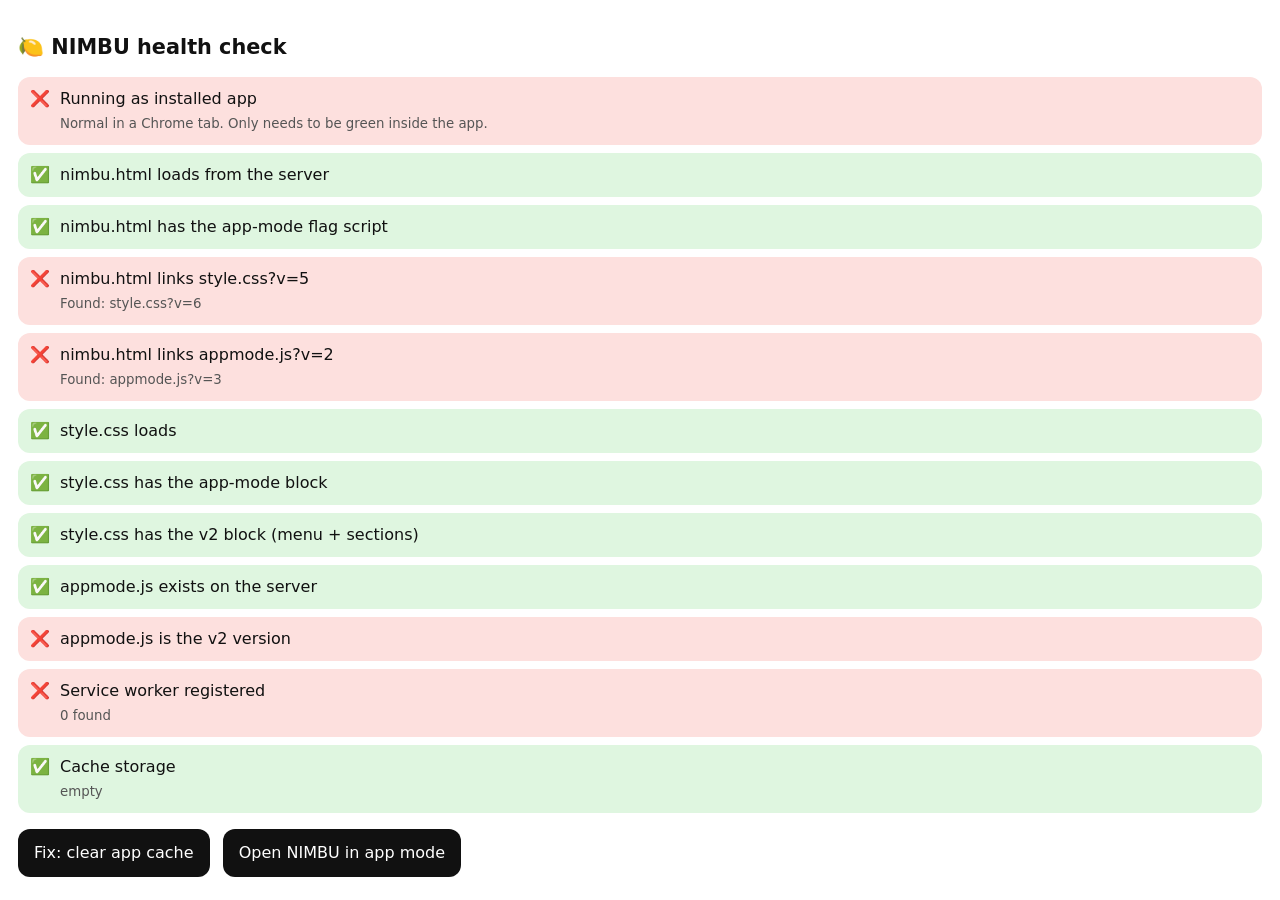
<file: check.html>
<!doctype html>
<html lang="en"><head><meta charset="utf-8">
<meta name="viewport" content="width=device-width,initial-scale=1">
<title>NIMBU check</title>
<style>
body{font:16px/1.5 system-ui,sans-serif;margin:0;padding:18px;background:#fff;color:#111}
h1{font-size:1.3rem}
.r{display:flex;gap:10px;padding:10px 12px;margin:8px 0;border-radius:12px;background:#f3f3f3}
.ok{background:#dff6e0}.bad{background:#fde0de}
button{font:inherit;padding:12px 16px;border:0;border-radius:12px;background:#111;color:#fff;margin:8px 8px 0 0}
small{color:#555}
</style></head><body>
<h1>🍋 NIMBU health check</h1>
<div id="out"></div>
<button id="fix">Fix: clear app cache</button>
<button id="go">Open NIMBU in app mode</button>
<script>
(async () => {
  const out = document.getElementById("out");
  const row = (ok, t, d) => out.insertAdjacentHTML("beforeend",
    `<div class="r ${ok ? "ok" : "bad"}"><b>${ok ? "✅" : "❌"}</b><div>${t}${d ? "<br><small>" + d + "</small>" : ""}</div></div>`);
  const get = async u => {
    try {
      const r = await fetch(u + (u.includes("?") ? "&" : "?") + "t=" + Date.now(), { cache: "no-store" });
      return r.ok ? await r.text() : null;
    } catch (e) { return null; }
  };
  const std = matchMedia("(display-mode: standalone)").matches || navigator.standalone === true;
  row(std, "Running as installed app", std ? "" : "Normal in a Chrome tab. Only needs to be green inside the app.");

  const html = await get("nimbu.html");
  row(!!html, "nimbu.html loads from the server");
  if (html) {
    row(html.includes("is-app"), "nimbu.html has the app-mode flag script");
    row(/style\.css\?v=5/.test(html), "nimbu.html links style.css?v=5", "Found: " + ((html.match(/style\.css\?v=\d+/) || ["nothing"])[0]));
    row(/appmode\.js\?v=2/.test(html), "nimbu.html links appmode.js?v=2", "Found: " + ((html.match(/appmode\.js\?v=\d+/) || ["nothing"])[0]));
  }
  const css = await get("style.css");
  row(!!css, "style.css loads");
  if (css) {
    row(css.includes("html.is-app"), "style.css has the app-mode block");
    row(css.includes("APP MODE v2"), "style.css has the v2 block (menu + sections)");
  }
  const js = await get("appmode.js");
  row(!!js, "appmode.js exists on the server");
  if (js) row(js.includes("app mode v2"), "appmode.js is the v2 version");

  const regs = navigator.serviceWorker ? await navigator.serviceWorker.getRegistrations() : [];
  row(regs.length > 0, "Service worker registered", regs.length + " found");
  const keys = window.caches ? await caches.keys() : [];
  row(true, "Cache storage", keys.length ? keys.join(", ") : "empty");

  document.getElementById("fix").onclick = async () => {
    for (const r of regs) await r.unregister();
    for (const k of keys) await caches.delete(k);
    alert("Cleared. Close the NIMBU app completely, then open it twice.");
  };
  document.getElementById("go").onclick = () => { location.href = "nimbu.html?app=1"; };
})();
</script></body></html>
</file>
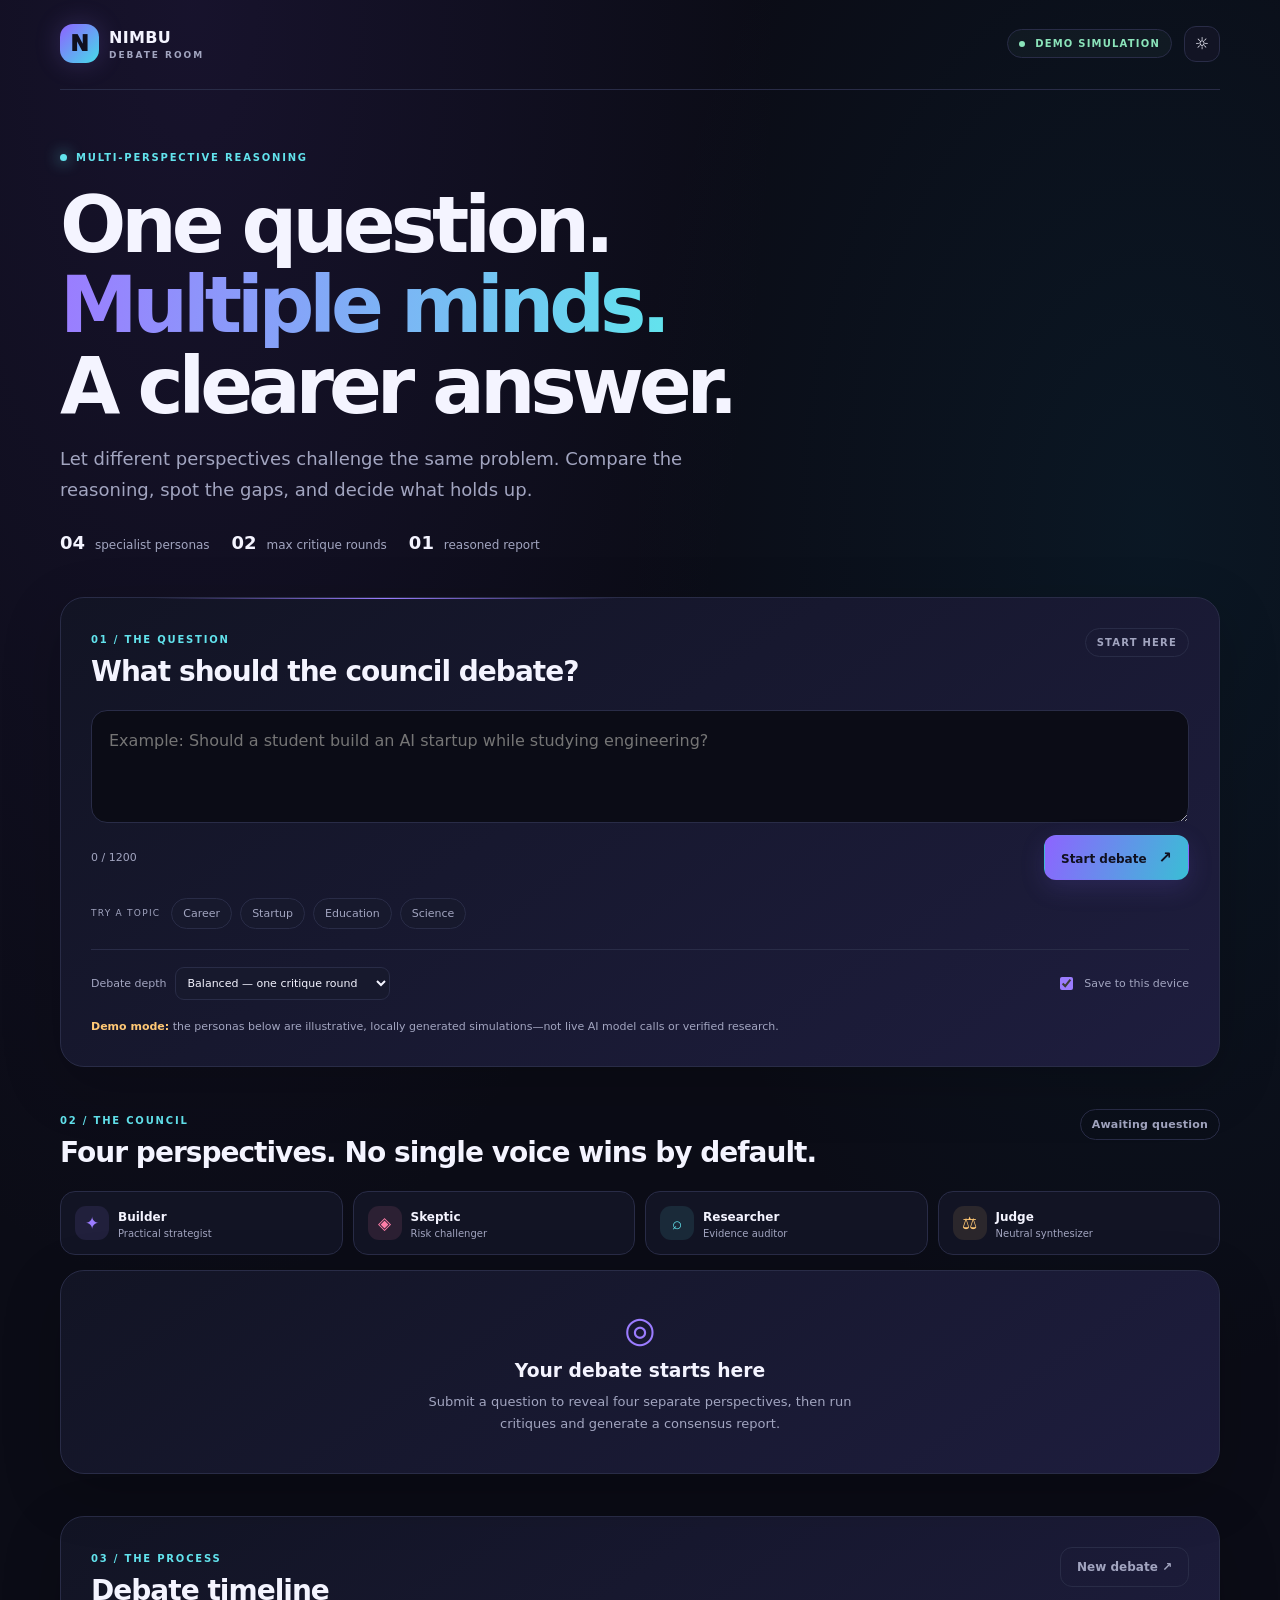
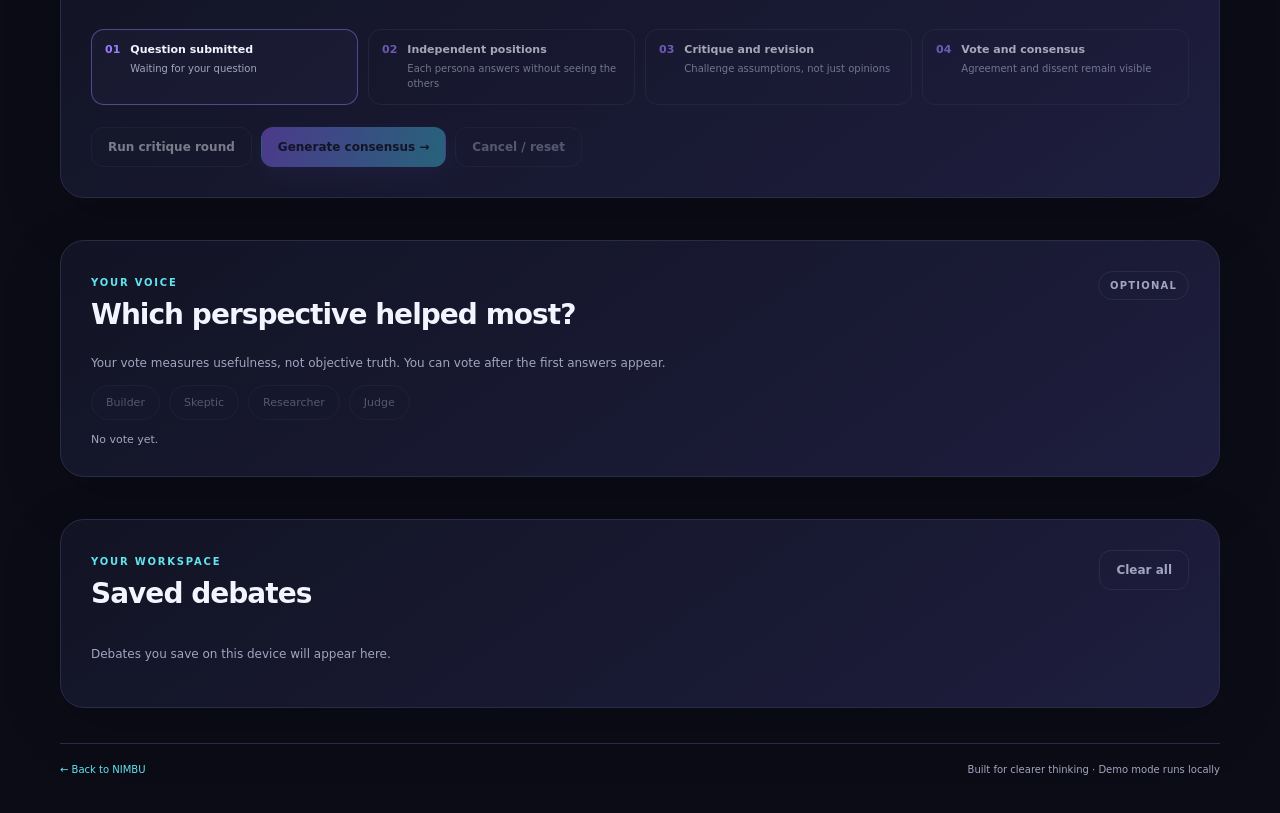
<file: debate.html>
<!doctype html>
<html lang="en" data-debate-theme="dark">
<head>
  <meta charset="utf-8">
  <meta name="viewport" content="width=device-width, initial-scale=1">
  <meta name="theme-color" content="#101020">
  <title>NIMBU Debate Room</title>
  <meta name="description" content="Compare different AI perspectives and build a clearer, more reasoned conclusion.">
  <link rel="stylesheet" href="debate.css">
  <script defer src="debate-config.js"></script>
  <script defer src="debate.js"></script>
</head>
<body class="ndr-body">
  <main class="ndr-shell" id="debateApp">
    <header class="ndr-topbar">
      <a class="ndr-brand" href="./nimbu.html#/" aria-label="NIMBU home"><span class="ndr-brand-mark">N</span><span>NIMBU <small>DEBATE ROOM</small></span></a>
      <div class="ndr-top-actions"><span class="ndr-mode"><i></i> DEMO SIMULATION</span><button class="ndr-icon-btn" type="button" data-action="theme" aria-label="Toggle light theme">☼</button></div>
    </header>
    <section class="ndr-hero">
      <div class="ndr-eyebrow"><span class="ndr-pulse"></span> MULTI-PERSPECTIVE REASONING</div>
      <h1>One question.<br><span>Multiple minds.</span><br>A clearer answer.</h1>
      <p>Let different perspectives challenge the same problem. Compare the reasoning, spot the gaps, and decide what holds up.</p>
      <div class="ndr-hero-stats"><span><b>04</b> specialist personas</span><span><b>02</b> max critique rounds</span><span><b>01</b> reasoned report</span></div>
    </section>

    <section class="ndr-composer ndr-panel" aria-labelledby="ndr-question-title">
      <div class="ndr-section-head"><div><span class="ndr-kicker">01 / THE QUESTION</span><h2 id="ndr-question-title">What should the council debate?</h2></div><span class="ndr-step">START HERE</span></div>
      <form id="ndr-form">
        <label class="ndr-sr-only" for="ndr-question">Your debate question</label>
        <textarea id="ndr-question" maxlength="1200" required placeholder="Example: Should a student build an AI startup while studying engineering?" rows="3"></textarea>
        <div class="ndr-composer-bottom"><span id="ndr-char-count">0 / 1200</span><button class="ndr-primary" type="submit"><span>Start debate</span><span aria-hidden="true">↗</span></button></div>
      </form>
      <div class="ndr-examples"><span>TRY A TOPIC</span><button type="button" data-example="Should I focus on DSA or building AI projects in my first year?">Career</button><button type="button" data-example="Is an AI WhatsApp sales assistant a viable small business?">Startup</button><button type="button" data-example="Should colleges make AI tools a required part of learning?">Education</button><button type="button" data-example="What is a responsible way to use AI for scientific research?">Science</button></div>
      <div class="ndr-settings"><label for="ndr-mode-select">Debate depth <select id="ndr-mode-select"><option value="quick">Quick — independent answers</option><option value="balanced" selected>Balanced — one critique round</option><option value="thorough">Thorough — two critique rounds</option></select></label><label class="ndr-checkbox"><input type="checkbox" id="ndr-save-toggle" checked> Save to this device</label></div>
      <p class="ndr-disclaimer"><strong>Demo mode:</strong> the personas below are illustrative, locally generated simulations—not live AI model calls or verified research.</p>
    </section>

    <section class="ndr-council-section" aria-labelledby="ndr-council-title">
      <div class="ndr-section-head"><div><span class="ndr-kicker">02 / THE COUNCIL</span><h2 id="ndr-council-title">Four perspectives. No single voice wins by default.</h2></div><span class="ndr-status" id="ndr-debate-status">Awaiting question</span></div>
      <div class="ndr-persona-strip" id="ndr-personas"></div>
      <div class="ndr-response-grid" id="ndr-responses"><div class="ndr-empty ndr-panel"><div class="ndr-empty-icon">◎</div><h3>Your debate starts here</h3><p>Submit a question to reveal four separate perspectives, then run critiques and generate a consensus report.</p></div></div>
    </section>

    <section class="ndr-timeline-section ndr-panel" aria-labelledby="ndr-timeline-title">
      <div class="ndr-section-head"><div><span class="ndr-kicker">03 / THE PROCESS</span><h2 id="ndr-timeline-title">Debate timeline</h2></div><button class="ndr-quiet-btn" type="button" data-action="reset">New debate ↗</button></div>
      <ol class="ndr-timeline" id="ndr-timeline"><li class="is-current"><span>01</span><div><b>Question submitted</b><small>Waiting for your question</small></div></li><li><span>02</span><div><b>Independent positions</b><small>Each persona answers without seeing the others</small></div></li><li><span>03</span><div><b>Critique and revision</b><small>Challenge assumptions, not just opinions</small></div></li><li><span>04</span><div><b>Vote and consensus</b><small>Agreement, dissent, and evidence gaps remain visible</small></div></li></ol>
      <div class="ndr-debate-actions"><button type="button" class="ndr-secondary" data-action="critique" disabled>Run critique round</button><button type="button" class="ndr-primary" data-action="consensus" disabled>Generate consensus <span>→</span></button><button type="button" class="ndr-quiet-btn" data-action="cancel" disabled>Cancel / reset</button></div>
    </section>

    <section class="ndr-report-section" id="ndr-report-section" aria-labelledby="ndr-report-title" hidden>
      <div class="ndr-report-banner"><span class="ndr-kicker">04 / THE COUNCIL'S REPORT</span><div class="ndr-report-title-row"><div><h2 id="ndr-report-title">Consensus report</h2><p>A reasoned synthesis—not a claim of absolute truth.</p></div><span class="ndr-consensus-pill" id="ndr-consensus-status">Partial agreement</span></div></div>
      <div id="ndr-report" class="ndr-report-grid"></div>
      <div class="ndr-report-actions"><button type="button" class="ndr-primary" data-action="copy-report">Copy report</button><button type="button" class="ndr-secondary" data-action="export-report">Export Markdown</button><button type="button" class="ndr-secondary" data-action="save-report">Save debate</button></div>
    </section>

    <section class="ndr-vote-section ndr-panel" aria-labelledby="ndr-vote-title">
      <div class="ndr-section-head"><div><span class="ndr-kicker">YOUR VOICE</span><h2 id="ndr-vote-title">Which perspective helped most?</h2></div><span class="ndr-step">OPTIONAL</span></div>
      <p class="ndr-muted">Your vote measures usefulness, not objective truth. You can vote after the first answers appear.</p>
      <div class="ndr-vote-options" id="ndr-vote-options"><button type="button" disabled>Builder</button><button type="button" disabled>Skeptic</button><button type="button" disabled>Researcher</button><button type="button" disabled>Judge</button></div>
      <p class="ndr-vote-result" id="ndr-vote-result" aria-live="polite">No vote yet.</p>
    </section>

    <section class="ndr-history-section ndr-panel" aria-labelledby="ndr-history-title">
      <div class="ndr-section-head"><div><span class="ndr-kicker">YOUR WORKSPACE</span><h2 id="ndr-history-title">Saved debates</h2></div><button type="button" class="ndr-quiet-btn" data-action="clear-history">Clear all</button></div>
      <div id="ndr-history" class="ndr-history-list"><p class="ndr-muted">Debates you save on this device will appear here.</p></div>
    </section>
    <footer class="ndr-footer"><a href="./nimbu.html#/">← Back to NIMBU</a><span>Built for clearer thinking · Demo mode runs locally</span></footer>
    <div id="ndr-toast" class="ndr-toast" role="status" aria-live="polite"></div>
  </main>
</body>
</html>
</file>
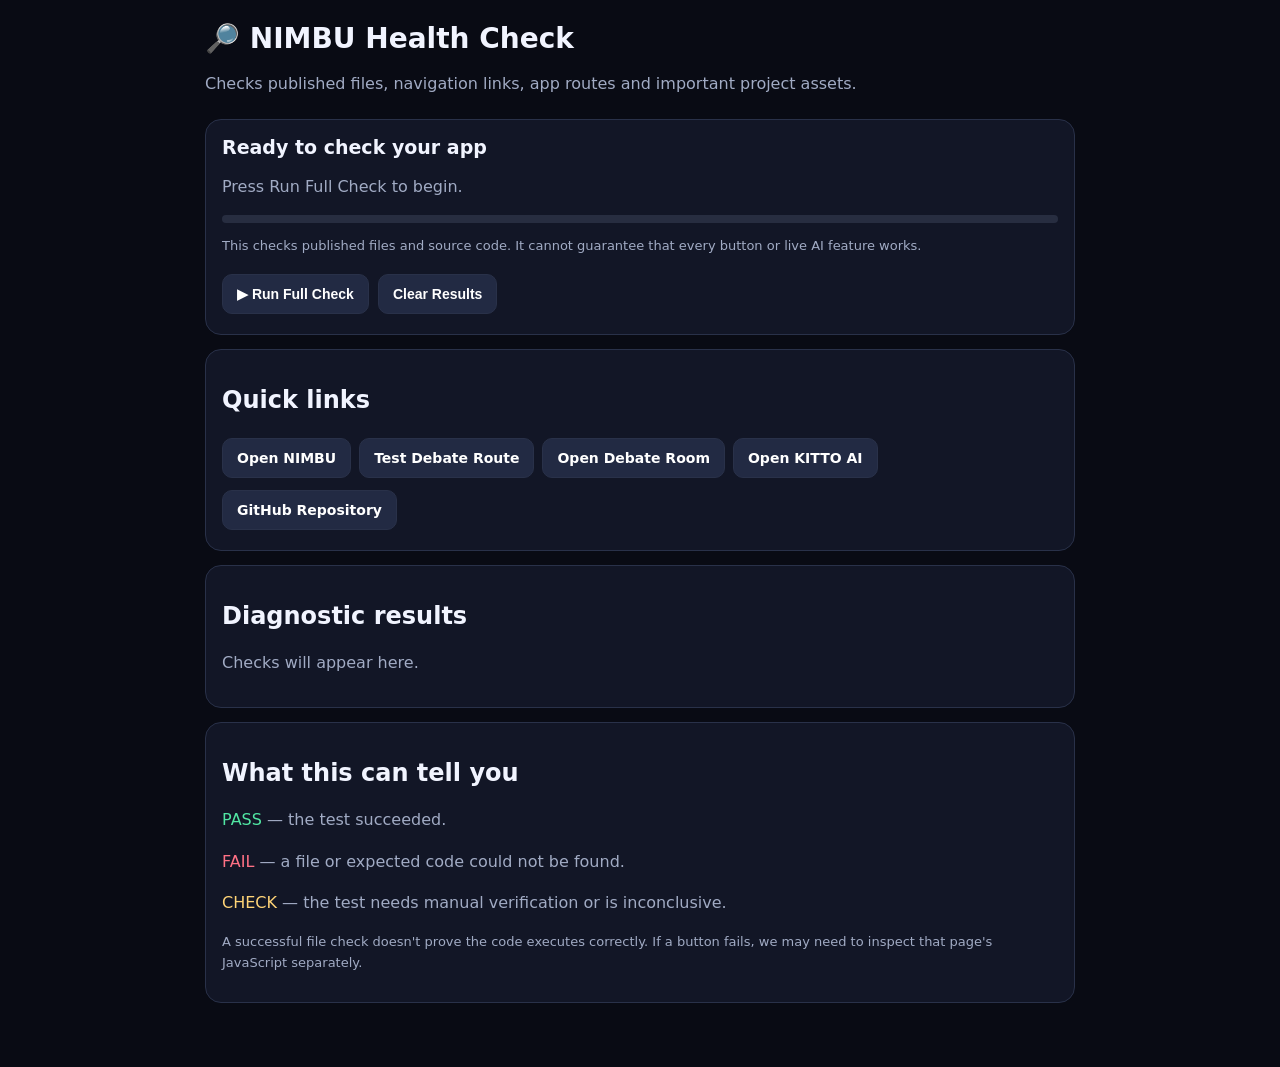
<file: diag.html>
<!DOCTYPE html>
<html lang="en">
<head>
<meta charset="UTF-8">
<meta name="viewport" content="width=device-width, initial-scale=1.0">
<title>NIMBU Health Check</title>
<style>
:root {
  color-scheme: dark;
  --bg: #090b14;
  --panel: #121626;
  --border: #293149;
  --text: #f1f4ff;
  --muted: #a1abc4;
  --green: #51e6a3;
  --red: #ff7185;
  --yellow: #ffd477;
  --blue: #9daaff;
}
* { box-sizing: border-box; }
body {
  margin: 0;
  background: var(--bg);
  color: var(--text);
  font-family: system-ui, sans-serif;
}
main { max-width: 900px; margin: auto; padding: 22px 15px 50px; }
header { margin-bottom: 22px; }
h1 { margin: 0 0 7px; font-size: 28px; }
p { color: var(--muted); line-height: 1.6; }
.panel {
  background: var(--panel);
  border: 1px solid var(--border);
  border-radius: 16px;
  padding: 16px;
  margin: 14px 0;
}
.summary { font-size: 19px; font-weight: 750; }
.progress {
  height: 8px; background: #272d40;
  border-radius: 10px; overflow: hidden; margin-top: 12px;
}
#bar { width: 0%; height: 100%; background: var(--green); transition: width .2s; }
.check {
  display: flex; align-items: flex-start; gap: 12px;
  padding: 13px 0; border-bottom: 1px solid var(--border);
}
.check:last-child { border-bottom: 0; }
.status { min-width: 78px; font-size: 12px; font-weight: 800; }
.pass { color: var(--green); }
.fail { color: var(--red); }
.warn { color: var(--yellow); }
.pending { color: var(--muted); }
.detail { min-width: 0; flex: 1; }
.detail strong { display: block; overflow-wrap: anywhere; }
.detail small {
  display: block; color: var(--muted); margin-top: 5px;
  overflow-wrap: anywhere; line-height: 1.5;
}
button, .link {
  display: inline-block; padding: 11px 14px; border-radius: 10px;
  border: 1px solid var(--border); background: #222a43;
  color: white; text-decoration: none; font-size: 14px;
  font-weight: 700; cursor: pointer; margin: 4px 4px 4px 0;
}
button:disabled { opacity: .5; }
.links { display: flex; flex-wrap: wrap; gap: 4px; }
.note { font-size: 13px; }
code { color: var(--blue); overflow-wrap: anywhere; }
</style>
</head>
<body>
<main>
  <header>
    <h1>🔎 NIMBU Health Check</h1>
    <p>Checks published files, navigation links, app routes and important project assets.</p>
  </header>

  <section class="panel">
    <div class="summary" id="summary">Ready to check your app</div>
    <p id="progressText">Press Run Full Check to begin.</p>
    <div class="progress"><div id="bar"></div></div>
    <p class="note">This checks published files and source code. It cannot guarantee that every button or live AI feature works.</p>
    <button id="run">▶ Run Full Check</button>
    <button id="clear">Clear Results</button>
  </section>

  <section class="panel">
    <h2>Quick links</h2>
    <div class="links">
      <a class="link" href="./nimbu.html">Open NIMBU</a>
      <a class="link" href="./nimbu.html#/debate">Test Debate Route</a>
      <a class="link" href="./debate.html">Open Debate Room</a>
      <a class="link" href="./kitto-ai.html">Open KITTO AI</a>
      <a class="link" href="https://github.com/aryanchaudhary5446-eng/nimbu">GitHub Repository</a>
    </div>
  </section>

  <section class="panel">
    <h2>Diagnostic results</h2>
    <div id="results"><p>Checks will appear here.</p></div>
  </section>

  <section class="panel">
    <h2>What this can tell you</h2>
    <p><span class="pass">PASS</span> — the test succeeded.</p>
    <p><span class="fail">FAIL</span> — a file or expected code could not be found.</p>
    <p><span class="warn">CHECK</span> — the test needs manual verification or is inconclusive.</p>
    <p class="note">A successful file check doesn't prove the code executes correctly. If a button fails, we may need to inspect that page's JavaScript separately.</p>
  </section>
</main>

<script>
(() => {
  "use strict";

  const $ = id => document.getElementById(id);
  const results = $("results");
  const runButton = $("run");

  const checks = [
    {
      name: "Main app HTML",
      file: "./nimbu.html",
      required: true,
      test: text => ({
        ok: /<html[\s>]/i.test(text) && /<body[\s>]/i.test(text),
        detail: "Checks for the main HTML document and body."
      })
    },
    {
      name: "Navigation: Debate Room button",
      file: "./nimbu.html",
      required: true,
      test: text => ({
        ok: /href\s*=\s*["']#\/debate["']/i.test(text),
        detail: 'Looks for href="#/debate" in the published HTML. If missing, check your committed nimbu.html.'
      })
    },
    {
      name: "App JavaScript",
      file: "./app.js",
      required: true,
      test: text => ({
        ok: text.length > 100 && /function\s+render|render\s*=\s*(?:function|\()/i.test(text),
        detail: "Checks that app.js is published and appears to contain the app renderer."
      })
    },
    {
      name: "Debate route in app.js",
      file: "./app.js",
      required: true,
      test: text => ({
        ok: /debate\s*:/i.test(text),
        detail: "Looks for a debate route entry. If missing, the navigation link may not open a view."
      })
    },
    {
      name: "Debate iframe connection",
      file: "./app.js",
      required: true,
      test: text => ({
        ok: /debate\s*:[\s\S]{0,1500}debate\.html/i.test(text),
        detail: "Looks for debate.html near the debate route. A different valid implementation may need manual review."
      })
    },
    {
      name: "Debate Room HTML",
      file: "./debate.html",
      required: true,
      test: text => ({
        ok: /<html[\s>]/i.test(text) && /<body[\s>]/i.test(text),
        detail: "Checks the published standalone Debate Room page."
      })
    },
    {
      name: "Debate Room CSS",
      file: "./debate.css",
      required: true,
      test: text => ({
        ok: text.length > 20,
        detail: "Checks that the debate stylesheet exists and is not empty."
      })
    },
    {
      name: "Debate Room JavaScript",
      file: "./debate.js",
      required: true,
      test: text => ({
        ok: text.length > 20,
        detail: "Checks that the debate JavaScript exists and is not empty."
      })
    },
    {
      name: "Main stylesheet",
      file: "./style.css",
      required: true,
      test: text => ({
        ok: text.length > 20,
        detail: "Checks the main NIMBU stylesheet."
      })
    },
    {
      name: "Tools data",
      file: "./data.js",
      required: false,
      test: text => ({
        ok: text.length > 20,
        detail: "Optional check: tools or app data may be defined here."
      })
    },
    {
      name: "Pro features",
      file: "./pro.js",
      required: false,
      test: text => ({
        ok: text.length > 20,
        detail: "Optional check for the additional NIMBU features script."
      })
    },
    {
      name: "KITTO AI page",
      file: "./kitto-ai.html",
      required: false,
      test: text => ({
        ok: /<html[\s>]/i.test(text) && /<body[\s>]/i.test(text),
        detail: "Optional check for the standalone KITTO AI page."
      })
    },
    {
      name: "App entry scripts and styles",
      file: "./nimbu.html",
      required: true,
      test: text => {
        const scripts = [...text.matchAll(/<script\b[^>]*\bsrc\s*=\s*["']([^"']+)["']/gi)]
          .map(m => m[1]).filter(x => !/^(?:https?:|\/\/|data:)/i.test(x));
        const styles = [...text.matchAll(/<link\b[^>]*\bhref\s*=\s*["']([^"']+\.css(?:\?[^"']*)?)["']/gi)]
          .map(m => m[1]).filter(x => !/^(?:https?:|\/\/|data:)/i.test(x));
        const assets = [...new Set([...scripts, ...styles])];
        return {
          ok: assets.length > 0,
          detail: assets.length
            ? "Found local references: " + assets.join(", ")
            : "No local script or stylesheet references were detected."
        };
      }
    }
  ];

  function addResult(name, status, detail) {
    const row = document.createElement("div");
    row.className = "check";

    const badge = document.createElement("div");
    badge.className = "status " + status;
    badge.textContent = status === "pass" ? "PASS" :
      status === "fail" ? "FAIL" :
      status === "warn" ? "CHECK" : "RUNNING";

    const content = document.createElement("div");
    content.className = "detail";

    const title = document.createElement("strong");
    title.textContent = name;

    const description = document.createElement("small");
    description.textContent = detail;

    content.append(title, description);
    row.append(badge, content);
    results.appendChild(row);
  }

  async function fetchText(file) {
    const response = await fetch(file, {
      cache: "no-store",
      credentials: "same-origin"
    });

    if (!response.ok) {
      throw new Error("HTTP " + response.status);
    }

    const text = await response.text();

    if (!text || !text.trim()) {
      throw new Error("File is empty");
    }

    return text;
  }

  async function runCheck(check) {
    try {
      const text = await fetchText(check.file);
      const outcome = check.test(text);

      if (outcome.ok) {
        addResult(check.name, "pass", check.file + " — " + outcome.detail);
        return { pass: true, required: check.required };
      }

      addResult(
        check.name,
        check.required ? "fail" : "warn",
        check.file + " — " + outcome.detail
      );

      return { pass: false, required: check.required };
    } catch (error) {
      addResult(
        check.name,
        check.required ? "fail" : "warn",
        check.file + " — Could not check: " + error.message
      );

      return { pass: false, required: check.required };
    }
  }

  async function checkReferencedAssets() {
    try {
      const html = await fetchText("./nimbu.html");

      const refs = [
        ...[...html.matchAll(/<script\b[^>]*\bsrc\s*=\s*["']([^"']+)["']/gi)].map(m => m[1]),
        ...[...html.matchAll(/<link\b[^>]*\bhref\s*=\s*["']([^"']+\.css(?:\?[^"']*)?)["']/gi)].map(m => m[1])
      ];

      const localRefs = [...new Set(refs)].filter(ref =>
        !/^(?:https?:|\/\/|data:|#)/i.test(ref)
      );

      if (!localRefs.length) {
        addResult("Referenced assets", "warn", "No local script or stylesheet paths found.");
        return { pass: false, required: true };
      }

      const failures = [];

      for (const ref of localRefs) {
        try {
          await fetchText(ref);
        } catch (error) {
          failures.push(ref + " (" + error.message + ")");
        }
      }

      if (failures.length) {
        addResult(
          "Referenced assets",
          "fail",
          "These files could not be loaded: " + failures.join(", ")
        );
        return { pass: false, required: true };
      }

      addResult(
        "Referenced assets",
        "pass",
        "All " + localRefs.length + " local script/stylesheet references loaded."
      );

      return { pass: true, required: true };
    } catch (error) {
      addResult("Referenced assets", "fail", error.message);
      return { pass: false, required: true };
    }
  }

  async function runAll() {
    runButton.disabled = true;
    results.replaceChildren();
    $("summary").textContent = "Running checks…";
    $("progressText").textContent = "Checking published files and routes.";
    $("bar").style.width = "0%";

    const outcomes = [];

    try {
      for (let i = 0; i < checks.length; i++) {
        const outcome = await runCheck(checks[i]);
        outcomes.push(outcome);
        $("bar").style.width = Math.round((i + 1) / (checks.length + 1) * 100) + "%";
        $("progressText").textContent = "Completed " + (i + 1) + " of " + (checks.length + 1) + " checks.";
      }

      outcomes.push(await checkReferencedAssets());

      const passed = outcomes.filter(x => x.pass).length;
      const failedRequired = outcomes.filter(x => !x.pass && x.required).length;
      const warnings = outcomes.filter(x => !x.pass && !x.required).length;

      $("bar").style.width = "100%";
      $("summary").textContent = failedRequired
        ? "⚠ " + failedRequired + " required check(s) failed"
        : "✓ Required checks passed";

      $("progressText").textContent =
        passed + " passed · " + failedRequired + " required failures · " +
        warnings + " optional warnings";

      addResult(
        "Important limitation",
        "warn",
        "This page cannot inspect every runtime error or prove every button works. A source file may load but still contain a JavaScript bug."
      );
    } catch (error) {
      addResult("Diagnostic runner", "fail", error.message);
      $("summary").textContent = "Diagnostic run failed";
    } finally {
      runButton.disabled = false;
    }
  }

  runButton.addEventListener("click", runAll);

  $("clear").addEventListener("click", () => {
    results.replaceChildren();
    $("summary").textContent = "Ready to check your app";
    $("progressText").textContent = "Press Run Full Check to begin.";
    $("bar").style.width = "0%";
  });
})();
</script>
</body>
</html>
</file>
<file: debate.css>
:root{color-scheme:dark;--ndr-bg:#0b0c16;--ndr-panel:#121424;--ndr-panel-2:#17192d;--ndr-line:#292c47;--ndr-text:#f4f4ff;--ndr-muted:#a2a5c0;--ndr-purple:#9b7cff;--ndr-cyan:#62e3ed;--ndr-pink:#ff7ea8;--ndr-amber:#ffc875;--ndr-good:#8be4ba;--ndr-shadow:0 18px 60px #0003;font-family:Inter,ui-sans-serif,system-ui,-apple-system,BlinkMacSystemFont,"Segoe UI",sans-serif}*{box-sizing:border-box}.ndr-body{margin:0;background:radial-gradient(ellipse at 15% 0%,#39256a44,transparent 38%),radial-gradient(ellipse at 90% 22%,#075d7a24,transparent 32%),var(--ndr-bg);color:var(--ndr-text);min-height:100vh}.ndr-body[data-theme="light"]{color-scheme:light;--ndr-bg:#f4f5fc;--ndr-panel:#fff;--ndr-panel-2:#f7f7ff;--ndr-line:#e0e2f2;--ndr-text:#191a2d;--ndr-muted:#646984;--ndr-shadow:0 16px 40px #1d245014;background:radial-gradient(ellipse at 15% 0%,#b9a5ff33,transparent 38%),radial-gradient(ellipse at 90% 22%,#83e5ec2c,transparent 32%),var(--ndr-bg)}button,input,textarea,select{font:inherit}button{cursor:pointer}button:disabled{cursor:not-allowed;opacity:.45}.ndr-shell{width:min(1160px,100% - 32px);margin:0 auto;padding:20px 0 38px}.ndr-topbar{display:flex;align-items:center;justify-content:space-between;gap:12px;padding:4px 0 26px;border-bottom:1px solid var(--ndr-line)}.ndr-brand{display:flex;align-items:center;gap:10px;color:var(--ndr-text);text-decoration:none;font-weight:850;letter-spacing:.02em}.ndr-brand small{display:block;font-size:9px;letter-spacing:.22em;color:var(--ndr-muted);margin-top:3px}.ndr-brand-mark{display:grid;place-items:center;width:39px;height:39px;border-radius:13px;background:linear-gradient(135deg,#8e62ff,#45dce9);color:#101020;font-size:22px;font-weight:950;box-shadow:0 0 26px #9b7cff38}.ndr-top-actions{display:flex;align-items:center;gap:12px}.ndr-mode,.ndr-step,.ndr-status{font-size:10px;font-weight:800;letter-spacing:.12em;border:1px solid var(--ndr-line);border-radius:99px;padding:8px 11px;color:var(--ndr-muted)}.ndr-mode{color:var(--ndr-good);background:#8be4ba0b}.ndr-mode i{display:inline-block;width:6px;height:6px;border-radius:50%;background:var(--ndr-good);margin-right:6px}.ndr-icon-btn{width:36px;height:36px;border:1px solid var(--ndr-line);border-radius:12px;background:var(--ndr-panel);color:var(--ndr-text)}.ndr-hero{padding:62px 0 44px;max-width:820px}.ndr-eyebrow,.ndr-kicker{font-size:10px;font-weight:850;letter-spacing:.18em;color:var(--ndr-cyan)}.ndr-eyebrow{display:flex;align-items:center;gap:9px}.ndr-pulse{width:7px;height:7px;border-radius:50%;background:var(--ndr-cyan);box-shadow:0 0 15px var(--ndr-cyan)}.ndr-hero h1{font-size:clamp(42px,7vw,78px);line-height:1.03;letter-spacing:-.065em;margin:22px 0 18px;font-weight:850}.ndr-hero h1 span{background:linear-gradient(95deg,var(--ndr-purple),var(--ndr-cyan));-webkit-background-clip:text;background-clip:text;color:transparent}.ndr-hero>p{font-size:clamp(15px,2vw,18px);line-height:1.7;color:var(--ndr-muted);max-width:670px;margin:0}.ndr-hero-stats{display:flex;flex-wrap:wrap;gap:22px;margin-top:27px;color:var(--ndr-muted);font-size:12px}.ndr-hero-stats b{color:var(--ndr-text);font-size:18px;margin-right:6px}.ndr-panel{background:linear-gradient(145deg,var(--ndr-panel),color-mix(in srgb,var(--ndr-panel) 88%,#7661ff 12%));border:1px solid var(--ndr-line);border-radius:24px;padding:clamp(18px,3vw,30px);box-shadow:var(--ndr-shadow)}.ndr-composer{position:relative;overflow:hidden}.ndr-composer:before{content:"";position:absolute;top:0;left:8%;width:40%;height:1px;background:linear-gradient(90deg,transparent,var(--ndr-purple),transparent)}.ndr-section-head{display:flex;align-items:flex-start;justify-content:space-between;gap:16px;margin-bottom:22px}.ndr-section-head h2{font-size:clamp(20px,3vw,28px);letter-spacing:-.035em;margin:8px 0 0}.ndr-composer textarea{display:block;width:100%;resize:vertical;min-height:112px;border:1px solid var(--ndr-line);border-radius:16px;padding:17px;background:var(--ndr-bg);color:var(--ndr-text);outline:none;line-height:1.6}.ndr-composer textarea:focus{border-color:var(--ndr-purple);box-shadow:0 0 0 3px #9b7cff22}.ndr-composer-bottom{display:flex;align-items:center;justify-content:space-between;gap:12px;margin-top:12px}.ndr-composer-bottom>span{font-size:11px;color:var(--ndr-muted)}.ndr-primary,.ndr-secondary,.ndr-quiet-btn{border-radius:12px;padding:12px 16px;border:1px solid transparent;font-size:12px;font-weight:800;transition:transform .18s,border-color .18s}.ndr-primary{background:linear-gradient(110deg,#8d64ff,#3abed5);color:#101020;box-shadow:0 8px 24px #7860e52b}.ndr-primary span+span{margin-left:12px;font-size:16px}.ndr-secondary{background:var(--ndr-panel-2);border-color:var(--ndr-line);color:var(--ndr-text)}.ndr-quiet-btn{background:transparent;border-color:var(--ndr-line);color:var(--ndr-muted)}.ndr-primary:hover,.ndr-secondary:hover,.ndr-quiet-btn:hover{transform:translateY(-1px)}.ndr-examples{display:flex;align-items:center;flex-wrap:wrap;gap:8px;margin-top:18px}.ndr-examples>span{font-size:9px;letter-spacing:.14em;color:var(--ndr-muted);margin-right:3px}.ndr-examples button,.ndr-vote-options button{border:1px solid var(--ndr-line);border-radius:99px;padding:8px 11px;background:var(--ndr-panel-2);color:var(--ndr-muted);font-size:11px}.ndr-examples button:hover,.ndr-vote-options button:hover{border-color:var(--ndr-purple);color:var(--ndr-text)}.ndr-settings{display:flex;align-items:center;justify-content:space-between;flex-wrap:wrap;gap:14px;margin-top:20px;padding-top:17px;border-top:1px solid var(--ndr-line);font-size:11px;color:var(--ndr-muted)}.ndr-settings label{display:flex;align-items:center;gap:8px}.ndr-settings select{background:var(--ndr-panel-2);color:var(--ndr-text);border:1px solid var(--ndr-line);border-radius:9px;padding:8px;max-width:100%}.ndr-checkbox input{accent-color:var(--ndr-purple)}.ndr-disclaimer{margin:18px 0 0;color:var(--ndr-muted);font-size:11px;line-height:1.6}.ndr-disclaimer strong{color:var(--ndr-amber)}.ndr-council-section,.ndr-timeline-section,.ndr-vote-section,.ndr-history-section{margin-top:42px}.ndr-status{letter-spacing:.02em;text-transform:none;font-size:11px}.ndr-persona-strip{display:grid;grid-template-columns:repeat(4,minmax(0,1fr));gap:10px;margin-bottom:15px}.ndr-persona{border:1px solid var(--ndr-line);border-radius:15px;padding:14px;background:var(--ndr-panel);min-width:0}.ndr-persona-top{display:flex;align-items:center;gap:9px}.ndr-persona-icon{width:34px;height:34px;border-radius:11px;display:grid;place-items:center;font-size:17px;background:#9b7cff1c;color:var(--ndr-purple)}.ndr-persona[data-persona="skeptic"] .ndr-persona-icon{background:#ff7ea81c;color:var(--ndr-pink)}.ndr-persona[data-persona="researcher"] .ndr-persona-icon{background:#62e3ed1b;color:var(--ndr-cyan)}.ndr-persona[data-persona="judge"] .ndr-persona-icon{background:#ffc8751b;color:var(--ndr-amber)}.ndr-persona b{font-size:12px}.ndr-persona small{display:block;color:var(--ndr-muted);font-size:10px;margin-top:3px}.ndr-response-grid{display:grid;grid-template-columns:repeat(2,minmax(0,1fr));gap:14px}.ndr-response-card{min-width:0;border:1px solid var(--ndr-line);border-radius:20px;background:var(--ndr-panel);overflow:hidden;animation:ndr-rise .35s ease both}.ndr-response-head{display:flex;align-items:center;justify-content:space-between;gap:10px;padding:18px 18px 14px;border-bottom:1px solid var(--ndr-line)}.ndr-response-title{display:flex;align-items:center;gap:10px;min-width:0}.ndr-response-title h3{margin:0;font-size:15px}.ndr-response-title small{display:block;color:var(--ndr-muted);font-size:10px;margin-top:4px}.ndr-demo-tag{font-size:9px;letter-spacing:.06em;color:var(--ndr-amber);border:1px solid #ffc8754a;border-radius:99px;padding:5px 7px;white-space:nowrap}.ndr-response-body{padding:18px}.ndr-response-body h4{font-size:10px;text-transform:uppercase;letter-spacing:.13em;color:var(--ndr-muted);margin:16px 0 7px}.ndr-response-body h4:first-child{margin-top:0}.ndr-response-body p,.ndr-response-body li{font-size:13px;line-height:1.7;color:var(--ndr-text);overflow-wrap:anywhere}.ndr-response-body p{margin:0}.ndr-response-body ul{padding-left:18px;margin:7px 0}.ndr-card-actions{display:flex;gap:7px;flex-wrap:wrap;padding:0 18px 17px}.ndr-card-actions button{background:transparent;border:1px solid var(--ndr-line);border-radius:9px;padding:7px 9px;color:var(--ndr-muted);font-size:10px}.ndr-card-actions button[aria-pressed="true"]{border-color:var(--ndr-purple);color:var(--ndr-purple);background:#9b7cff10}.ndr-confidence{display:flex;align-items:center;gap:8px;color:var(--ndr-muted);font-size:10px;margin-top:14px}.ndr-confidence-bar{height:4px;flex:1;background:var(--ndr-line);border-radius:9px;overflow:hidden}.ndr-confidence-bar span{display:block;height:100%;background:linear-gradient(90deg,var(--ndr-purple),var(--ndr-cyan))}.ndr-empty{grid-column:1/-1;text-align:center;padding:38px 20px}.ndr-empty-icon{font-size:36px;color:var(--ndr-purple)}.ndr-empty h3{margin:10px 0}.ndr-empty p{max-width:470px;margin:0 auto;color:var(--ndr-muted);font-size:13px;line-height:1.7}.ndr-timeline{list-style:none;padding:0;margin:0;display:grid;grid-template-columns:repeat(4,minmax(0,1fr));gap:10px}.ndr-timeline li{display:flex;gap:10px;padding:13px;border:1px solid var(--ndr-line);border-radius:13px;opacity:.65}.ndr-timeline li.is-done,.ndr-timeline li.is-current{opacity:1;border-color:#9b7cff75;background:#9b7cff0a}.ndr-timeline li>span{font-size:11px;color:var(--ndr-purple);font-weight:900}.ndr-timeline b{font-size:11px;display:block}.ndr-timeline small{display:block;color:var(--ndr-muted);font-size:10px;line-height:1.5;margin-top:5px}.ndr-debate-actions{display:flex;flex-wrap:wrap;gap:9px;margin-top:22px}.ndr-report-section{margin-top:42px;border:1px solid #9b7cff77;border-radius:24px;overflow:hidden;background:var(--ndr-panel);box-shadow:0 20px 70px #8c62ff12}.ndr-report-banner{padding:25px;background:linear-gradient(120deg,#392768,#102b3b)}.ndr-report-title-row{display:flex;justify-content:space-between;align-items:center;gap:14px;margin-top:8px}.ndr-report-title-row h2{font-size:clamp(24px,4vw,34px);margin:0;letter-spacing:-.04em}.ndr-report-title-row p{color:#d2d0ed;font-size:12px;margin:8px 0 0}.ndr-consensus-pill{font-size:10px;font-weight:800;border-radius:99px;padding:8px 10px;background:#ffffff18;border:1px solid #ffffff3a;white-space:nowrap}.ndr-report-grid{padding:18px;display:grid;grid-template-columns:repeat(2,minmax(0,1fr));gap:12px}.ndr-report-card{border:1px solid var(--ndr-line);border-radius:15px;padding:16px;min-width:0}.ndr-report-card.wide{grid-column:1/-1}.ndr-report-card h3{font-size:12px;margin:0 0 10px;color:var(--ndr-cyan)}.ndr-report-card p,.ndr-report-card li{font-size:12px;line-height:1.75;color:var(--ndr-text);overflow-wrap:anywhere}.ndr-report-card p{margin:0}.ndr-report-card ul,.ndr-report-card ol{margin:0;padding-left:18px}.ndr-score-list{display:grid;gap:9px}.ndr-score-row{display:grid;grid-template-columns:100px 1fr 28px;align-items:center;gap:8px;font-size:10px;color:var(--ndr-muted)}.ndr-score-track{height:5px;border-radius:8px;background:var(--ndr-line);overflow:hidden}.ndr-score-track span{display:block;height:100%;background:linear-gradient(90deg,var(--ndr-purple),var(--ndr-cyan))}.ndr-report-actions{display:flex;gap:9px;flex-wrap:wrap;padding:0 18px 20px}.ndr-muted{color:var(--ndr-muted);font-size:12px;line-height:1.7}.ndr-vote-options{display:flex;flex-wrap:wrap;gap:9px}.ndr-vote-options button{padding:10px 14px}.ndr-vote-options button[aria-pressed="true"]{border-color:var(--ndr-cyan);background:#62e3ed14;color:var(--ndr-cyan)}.ndr-vote-result{font-size:11px;color:var(--ndr-muted);margin:13px 0 0}.ndr-history-list{display:grid;gap:9px}.ndr-history-item{display:flex;align-items:center;justify-content:space-between;gap:12px;padding:12px;border:1px solid var(--ndr-line);border-radius:13px}.ndr-history-item p{margin:0;font-size:12px;line-height:1.5}.ndr-history-item small{display:block;color:var(--ndr-muted);font-size:10px;margin-top:4px}.ndr-history-actions{display:flex;gap:6px;flex-shrink:0}.ndr-history-actions button{background:transparent;border:1px solid var(--ndr-line);border-radius:8px;padding:7px;color:var(--ndr-muted);font-size:10px}.ndr-footer{display:flex;justify-content:space-between;gap:12px;flex-wrap:wrap;margin-top:35px;padding-top:20px;border-top:1px solid var(--ndr-line);font-size:10px;color:var(--ndr-muted)}.ndr-footer a{color:var(--ndr-cyan);text-decoration:none}.ndr-toast{position:fixed;left:50%;bottom:22px;transform:translate(-50%,20px);opacity:0;pointer-events:none;background:var(--ndr-text);color:var(--ndr-bg);border-radius:12px;padding:12px 16px;box-shadow:var(--ndr-shadow);font-size:12px;z-index:20;transition:opacity .2s,transform .2s;max-width:calc(100% - 24px)}.ndr-toast.is-visible{opacity:1;transform:translate(-50%,0)}.ndr-sr-only{position:absolute;width:1px;height:1px;padding:0;margin:-1px;overflow:hidden;clip:rect(0,0,0,0);white-space:nowrap;border:0}@keyframes ndr-rise{from{opacity:0;transform:translateY(7px)}to{opacity:1;transform:translateY(0)}}@media(max-width:760px){.ndr-shell{width:min(100% - 22px,1160px);padding-top:12px}.ndr-hero{padding:45px 0 30px}.ndr-persona-strip{grid-template-columns:repeat(2,minmax(0,1fr))}.ndr-response-grid{grid-template-columns:1fr}.ndr-timeline{grid-template-columns:repeat(2,minmax(0,1fr))}.ndr-report-grid{grid-template-columns:1fr}.ndr-report-card.wide{grid-column:auto}.ndr-report-title-row{align-items:flex-start;flex-direction:column}.ndr-report-banner{padding:20px}.ndr-panel{border-radius:19px}.ndr-section-head{gap:10px}.ndr-section-head .ndr-step{display:none}}@media(max-width:420px){.ndr-shell{width:calc(100% - 18px)}.ndr-mode{font-size:8px;padding:7px}.ndr-hero h1{font-size:42px}.ndr-hero-stats{gap:11px}.ndr-hero-stats span{font-size:10px}.ndr-composer-bottom{align-items:flex-start}.ndr-primary,.ndr-secondary,.ndr-quiet-btn{padding:11px 12px}.ndr-examples>span{width:100%}.ndr-settings{align-items:flex-start;flex-direction:column}.ndr-timeline{grid-template-columns:1fr}.ndr-debate-actions>*{flex:1 1 100%}.ndr-history-item{align-items:flex-start;flex-direction:column;width:100%}.ndr-history-actions{width:100%}.ndr-history-actions button{flex:1}.ndr-response-head{padding:15px}.ndr-response-body{padding:15px}.ndr-report-actions>*{flex:1 1 100%}}@media(prefers-reduced-motion:reduce){*,*::before,*::after{animation-duration:.01ms!important;animation-iteration-count:1!important;scroll-behavior:auto!important;transition-duration:.01ms!important}}
</file>
